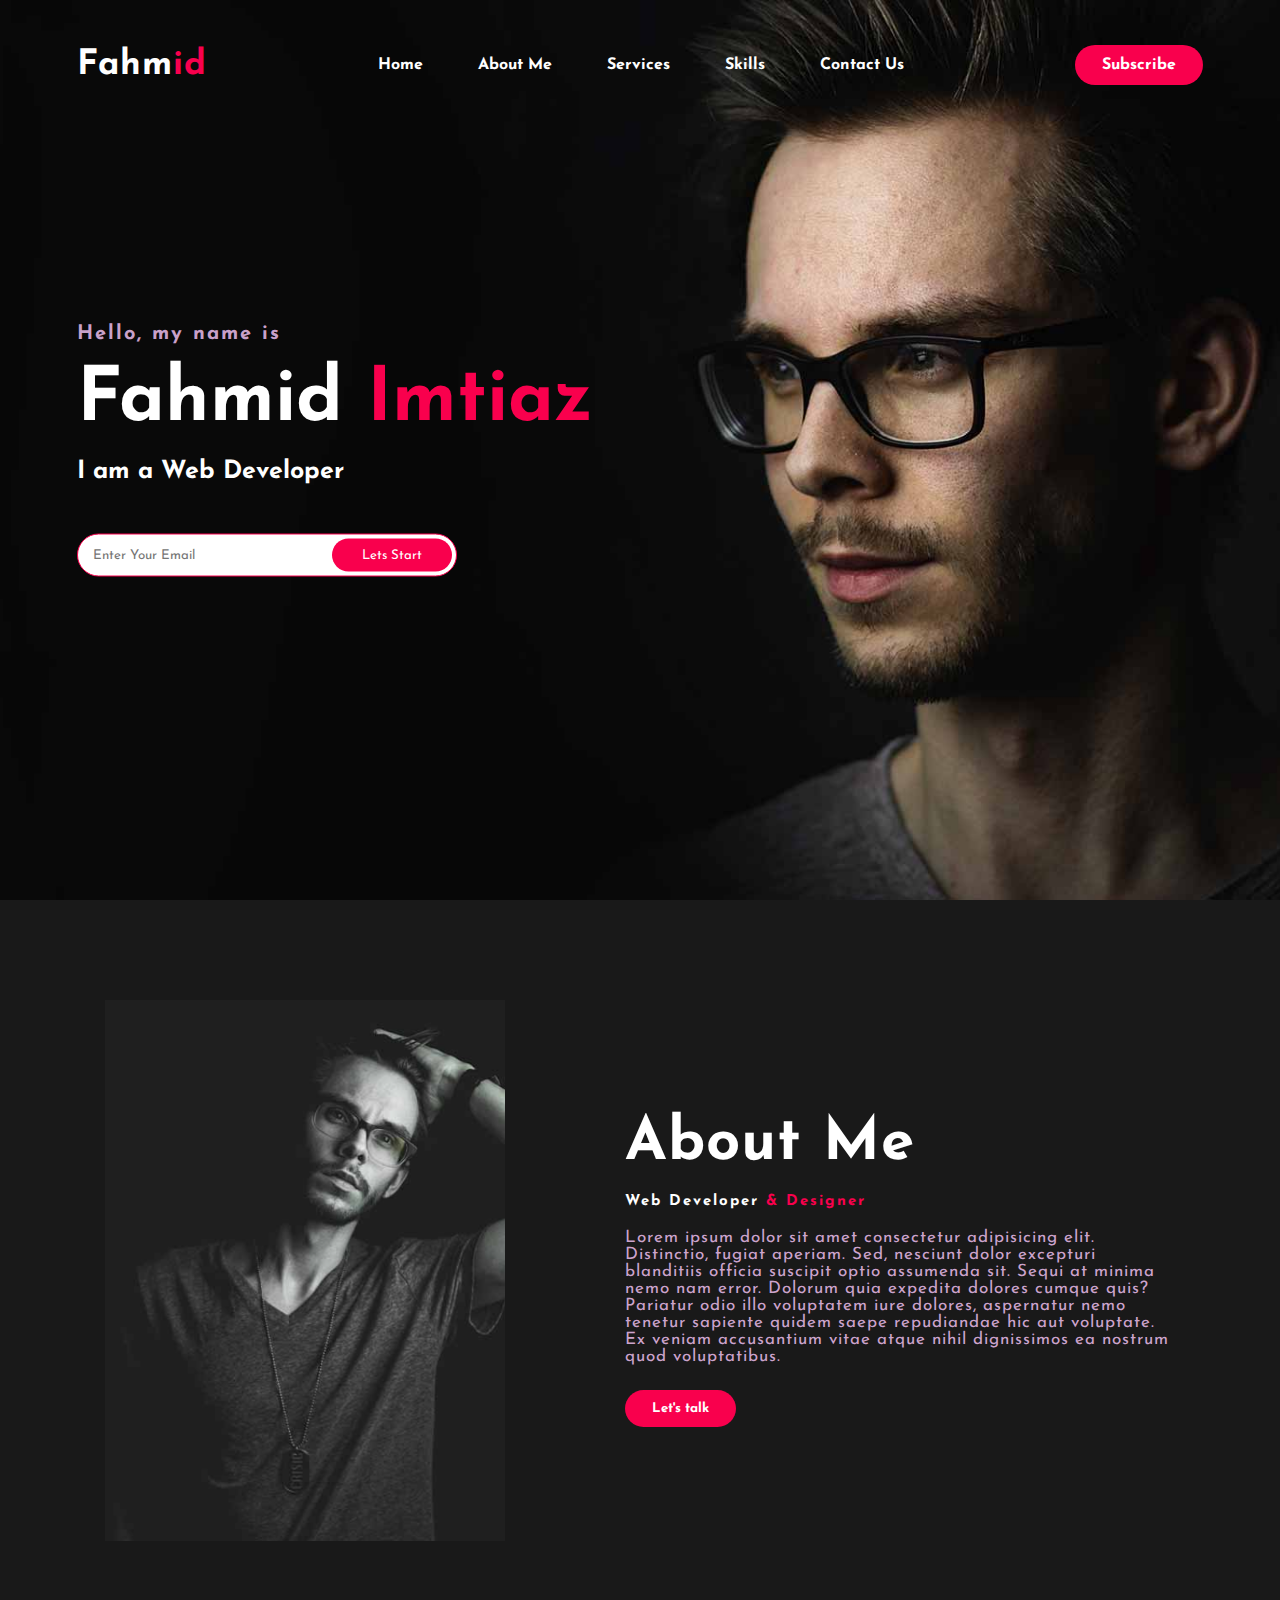
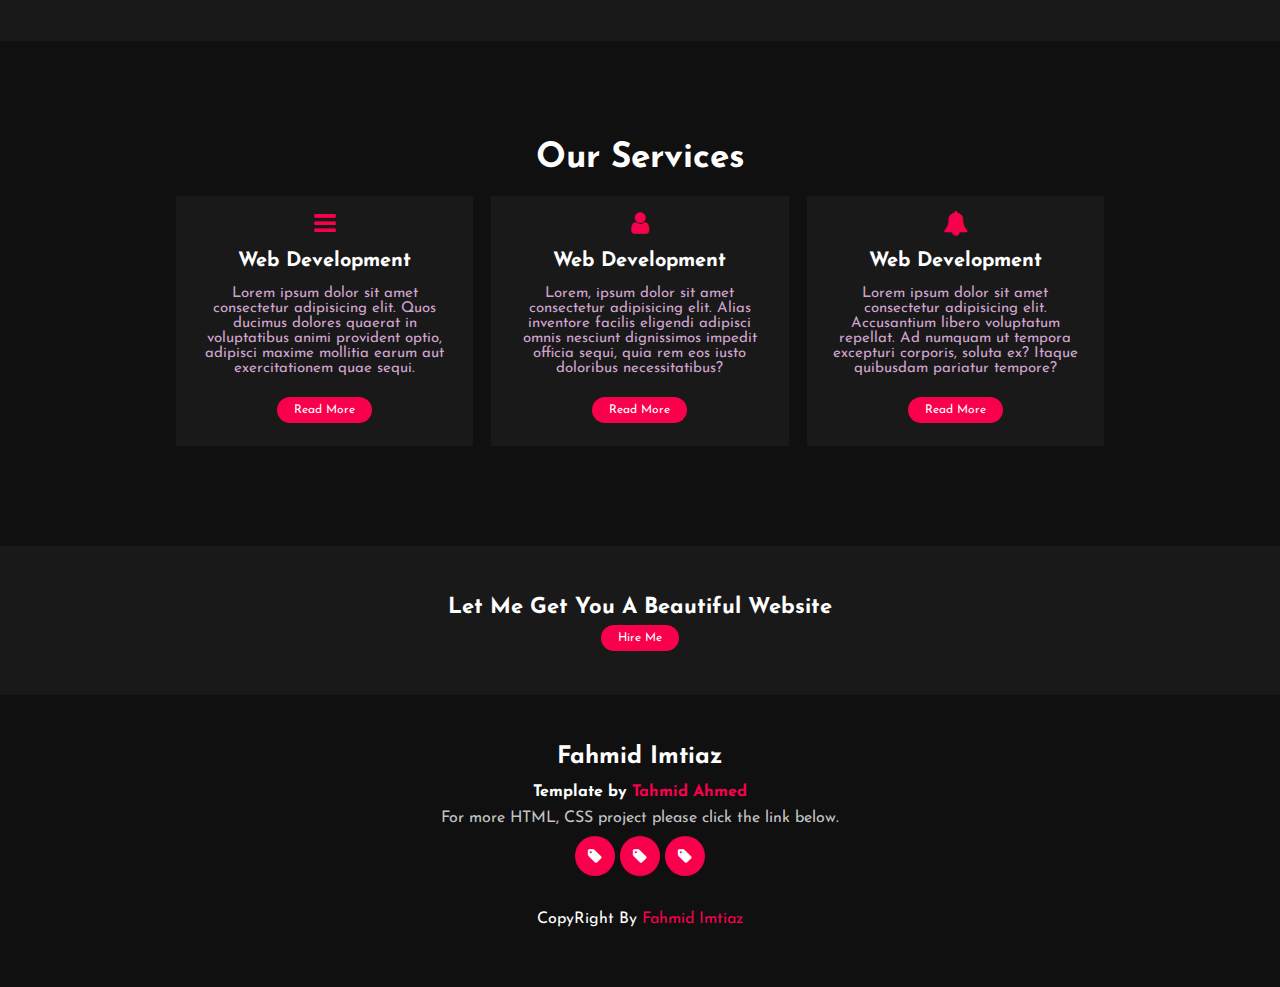
<file: index.html>
<!DOCTYPE html>
<html>
<head>
	<title>Portfolio website</title>
	<link rel="stylesheet" type="text/css" href="css/style.css">

	<link rel="stylesheet" href="https://cdnjs.cloudflare.com/ajax/libs/font-awesome/4.7.0/css/font-awesome.min.css">
    <link href="https://fonts.googleapis.com/css2?family=Josefin+Sans:ital,wght@0,100;0,200;0,300;0,400;0,500;0,600;0,700;1,100;1,200;1,300;1,400;1,500;1,600;1,700&display=swap" rel="stylesheet">

    <link rel="stylesheet" href="https://cdnjs.cloudflare.com/ajax/libs/font-awesome/5.15.3/css/all.min.css" integrity="sha512-iBBXm8fW90+nuLcSKlbmrPcLa0OT92xO1BIsZ+ywDWZCvqsWgccV3gFoRBv0z+8dLJgyAHIhR35VZc2oM/gI1w==" crossorigin="anonymous" referrerpolicy="no-referrer" />

</head>
<body>
	<!----Head Section start---->

	<div class="head">
		<nav>
			<h2 class="logo">Fahm<span>id</span></h2>
			<ul>
				<li><a href="index.html">Home</a></li>
				<li><a href="about.html">About Me</a></li>
				<li><a href="#">Services</a></li>
				<li><a href="#">Skills</a></li>
				<li><a href="#">Contact Us</a></li>
			</ul>
			<a href="#" class="btn">Subscribe</a>
		</nav>

		<div class="content">
			<h4>Hello, my name is</h4>
			<h1>Fahmid <span>Imtiaz</span></h1>
			<h3>I am a Web Developer</h3>
			<div class="newslatter">
				<form>
					<input type="email" name="email" id="mail" placeholder="Enter Your Email">
					<input type="submit" name="submit" value="Lets Start">
				</form>
			</div>
		</div>
	</div>
	<!----Head Section End---->

	<!----About Section start---->
	<section class="about" style="background-color: #191919;">
		<div class="main_abt">
			<img src="images/main-img.png" alt="">
		
			<div class="abt_txt">
				<h2>About Me</h2>
				<h3>Web Developer <span>& Designer</span></h3>
				<p>Lorem ipsum dolor sit amet consectetur adipisicing elit. Distinctio, fugiat aperiam. Sed, nesciunt dolor excepturi blanditiis officia suscipit optio assumenda sit. Sequi at minima nemo nam error. Dolorum quia expedita dolores cumque quis? Pariatur odio illo voluptatem iure dolores, aspernatur nemo tenetur sapiente quidem saepe repudiandae hic aut voluptate. Ex veniam accusantium vitae atque nihil dignissimos ea nostrum quod voluptatibus.</p>
				<input type="submit" class="abt_btn" value="Let's talk">
			</div>
		</div>
	</section>

	<!----About Section End---->

	<!----Services Section start---->

	<section class="service">
		<h2>Our Services</h2>
		<div class="card_list">
			<div class="card">
				<i class="fa fa-reorder"></i>
				<h3>Web Development</h3>
				<p>Lorem ipsum dolor sit amet consectetur adipisicing elit. Quos ducimus dolores quaerat in voluptatibus animi provident optio, adipisci maxime mollitia earum aut exercitationem quae sequi.</p>
				<a href="#" class="service_btn">Read More</a>
			</div>
			<div class="card">
				<i class="	fa fa-user"></i>
				<h3>Web Development</h3>
				<p>Lorem, ipsum dolor sit amet consectetur adipisicing elit. Alias inventore facilis eligendi adipisci omnis nesciunt dignissimos impedit officia sequi, quia rem eos iusto doloribus necessitatibus?</p>
				<a href="#" class="service_btn">Read More</a>
			</div>
			<div class="card">
				<i class="fa fa-bell"></i>
				<h3>Web Development</h3>
				<p>Lorem ipsum dolor sit amet consectetur adipisicing elit. Accusantium libero voluptatum repellat. Ad numquam ut tempora excepturi corporis, soluta ex? Itaque quibusdam pariatur tempore?</p>
				<a href="#" class="service_btn">Read More</a>
			</div>
		</div>
	</section>


	<!----Services Section End---->


	<!----Hire Section Start---->
	<section class="hire">
		<div class="hire_me">
			<h3>Let Me Get You A Beautiful Website</h3>
			<a href="#" class="hire_btn">Hire Me</a>
		</div>
	</section>


	<!----Hire Section End---->

	<!----Footer Section Start---->
	<section>
		<div class="footer">
			<h2>Fahmid Imtiaz</h2>
			<h4>Template by <strong>Tahmid Ahmed</strong></h4>
			<p>For more HTML, CSS project please click the link below.</p>
			<a href="#"><i class="fa fa-tag"></i></a>
			<a href="#"><i class="fa fa-tag"></i></a>
			<a href="#"><i class="fa fa-tag"></i></a>
			<div class="copy_right">
				<p >CopyRight By <span>Fahmid Imtiaz</span></p>
			</div>
		</div>
	</section>


	<!----Footer Section End---->

</body>
</html>
</file>
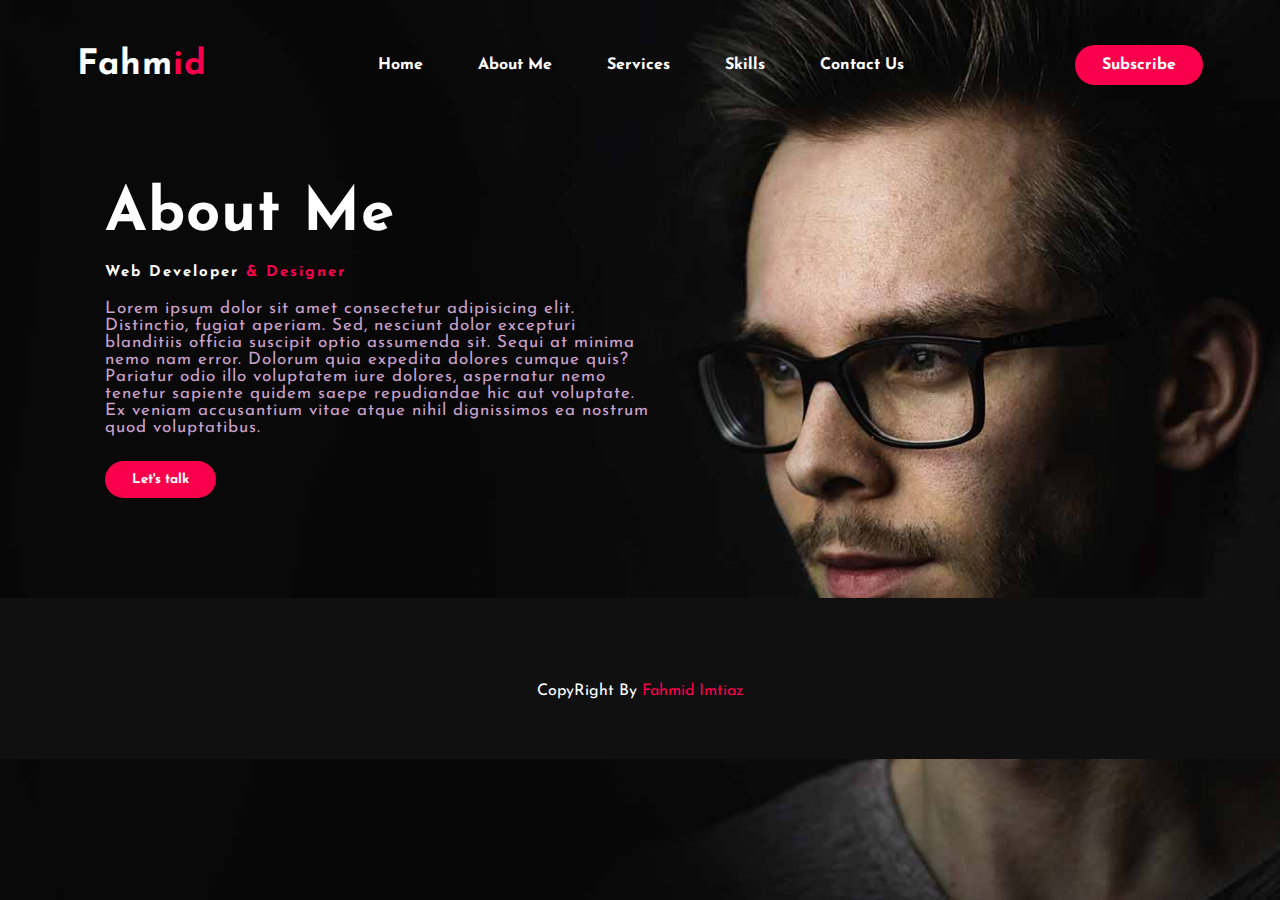
<file: about.html>
<!DOCTYPE html>
<html>
<head>
	<title>Portfolio website</title>
	<link rel="stylesheet" type="text/css" href="css/style.css">

	<link rel="stylesheet" href="https://cdnjs.cloudflare.com/ajax/libs/font-awesome/4.7.0/css/font-awesome.min.css">
    <link href="https://fonts.googleapis.com/css2?family=Josefin+Sans:ital,wght@0,100;0,200;0,300;0,400;0,500;0,600;0,700;1,100;1,200;1,300;1,400;1,500;1,600;1,700&display=swap" rel="stylesheet">

    <link rel="stylesheet" href="https://cdnjs.cloudflare.com/ajax/libs/font-awesome/5.15.3/css/all.min.css" integrity="sha512-iBBXm8fW90+nuLcSKlbmrPcLa0OT92xO1BIsZ+ywDWZCvqsWgccV3gFoRBv0z+8dLJgyAHIhR35VZc2oM/gI1w==" crossorigin="anonymous" referrerpolicy="no-referrer" />

</head>
<body>
	<!----Head Section start---->

	<div class="head">
		<nav>
			<h2 class="logo">Fahm<span>id</span></h2>
			<ul>
				<li><a href="index.html">Home</a></li>
				<li><a href="#">About Me</a></li>
				<li><a href="#">Services</a></li>
				<li><a href="#">Skills</a></li>
				<li><a href="#">Contact Us</a></li>
			</ul>
			<a href="#" class="btn">Subscribe</a>
		</nav>

        <section class="about">
            <div class="main_abt">
            
                <div class="abt_txt">
                    <h2>About Me</h2>
                    <h3>Web Developer <span>& Designer</span></h3>
                    <p>Lorem ipsum dolor sit amet consectetur adipisicing elit. Distinctio, fugiat aperiam. Sed, nesciunt dolor excepturi blanditiis officia suscipit optio assumenda sit. Sequi at minima nemo nam error. Dolorum quia expedita dolores cumque quis? Pariatur odio illo voluptatem iure dolores, aspernatur nemo tenetur sapiente quidem saepe repudiandae hic aut voluptate. Ex veniam accusantium vitae atque nihil dignissimos ea nostrum quod voluptatibus.</p>
                    <input type="submit" class="abt_btn" value="Let's talk">
                </div>
            </div>
        </section>

        <section>
            <div class="footer">
                
                <div class="copy_right">
                    <p >CopyRight By <span>Fahmid Imtiaz</span></p>
                </div>
            </div>
        </section>
	</div>
</file>
<file: css/style.css>
*{
	padding: 0;
	margin: 0;
	font-family: 'Josefin Sans', sans-serif;
	box-sizing: border-box;
}
.head{
	height: 100vh;
	width: 100%;
	background-image: url(../images/background.jpg);
	background-size: cover;
	background-position: center;
}
nav{
	display: flex;
	align-items: center;
	justify-content: space-between;
	padding-top: 45px;
	padding-left: 6%;
	padding-right: 6%;
}
.logo{
	color: #fff;
	font-size: 35px;
	letter-spacing: 1px;
	cursor: pointer;
}
span{
	color: #f9004d;
}
nav ul li{
	list-style-type: none;
	display: inline-block;
	padding: 10px  25px;
}
nav ul li a{
	color: #fff;
	text-decoration: none;
	font-weight: bold;
	text-transform: capitalize;
}
nav ul li a:hover{
	color: #f9004d;
	transition: .4s;
}
.btn{
	background-color:#f9004d;
	color: #fff;
	text-decoration: none;
	border: 2px solid transparent;
	font-weight: bold;
	padding: 10px 25px;
	border-radius: 30px;
	transition: transform .4s; 
}
.btn:hover{
	background-color:#fff;
	color: #f9004d;
	transform: scale(1.1);
}
.content{
	position: absolute;
	top: 50%;
	left:6%;
	transform: translateY(-50%);
}
.content h1{
	color: white;
	margin: 20px 0px 20px;
	font-size: 75px;
}
.content h3{
	color: white;
	font-size: 25px;
	margin-bottom: 50px;
}
.content h4{
	color: #fcfc;
	letter-spacing: 2px;
	font-size: 20px;
}
.newslatter form{
	width: 380px;
	max-width: 100%;
	position: relative;
}
.newslatter form input:first-child{
	display: inline-block;
	width: 100%;
	padding: 14px 13px 14px 15px;
	border: 1px solid #f9004d;
	outline: none;
	border-radius: 30px;
}
.newslatter form input:last-child{
	position: absolute;
	display: inline-block;
	outline: none;
	border: none;
	padding: 10px 30px;
	border-radius: 30px;
	background-color:#f9004d;
	color: white;
	top: 5px;
	right: 5px; 
}

.about{
	width: 100%;
	padding: 100px 6%;
	
}
.about img{
	height: auto;
	width: 400px;
}
.abt_txt{
	width: 550px;
}
.main_abt{
	width: 1100px;
	max-width: 95%;
	margin: 0 auto;
	display: flex;
	align-items: center;
	justify-content: space-between;
}
.abt_txt h2{
	color: #fff;
	font-size: 60px;
	letter-spacing: 1px;
	/* padding: 50px 0; */
	margin-bottom: 20px;
}
.abt_txt h3{
	color: #fff;
	letter-spacing: 2px;
	font-size: 15px;
	margin-bottom: 20px;
}
.abt_txt p{
	color: #fcfc;
	letter-spacing: 1px;
	font-size: 17px;
	margin-bottom: 25px;
}
.abt_btn{
	background-color:#f9004d;
	color: #fff;
	border: 2px solid transparent;
	font-weight: bold;
	padding: 10px 25px;
	border-radius: 30px;
	cursor: pointer;
	transition: transform .4s; 
}
.abt_btn:hover{
	background-color:#fff;
	color: #f9004d;
	transform: scale(1.1);
}
.service{
	background-color: #101010;
	width: 100%;
	padding: 100px 6%;
	text-align: center;
}
.service h2{
	color: #fff;
	font-size: 35px;
	margin-bottom: 20px;
}
.card_list{
	display: flex;
	width: 100%;
	padding: 0px 8%;
}
.card {
    width: 33.33%;
    height: 250px;
    background-color: #191919;
    /* padding: 20px 65px 20px 65px; */
    margin: 0px 9px 0px 9px;
}

.card i {
    color: #f9004d;
    font-size: 25px;
    padding: 15px 0;
	cursor: pointer;
}

.card h3 {
    color: #fff;
    font-size: 20px;
    padding-bottom: 15px;
}
.card p {
    color: #fcfc;
    font-size: 15px;
    padding: 0px 25px 25px 25px;
}
.service_btn{
	background-color:#f9004d;
	color: #fff;
	text-decoration: none;
	font-size: 12px;
	border: 2px solid transparent;
	padding: 5px 15px;
	border-radius: 30px;
}

.hire{
	width: 100%;
	padding: 50px 6%;
	text-align: center;
	background-color: #191919;
}
.hire_me h3{
	color: #fff;
	font-size: 22px;
	padding-bottom: 10px;
}
.hire_btn{
	background-color:#f9004d;
	color: #fff;
	text-decoration: none;
	font-size: 12px;
	border: 2px solid transparent;
	padding: 5px 15px;
	border-radius: 30px;
	transition: transform .4s; 
}
.hire_btn:hover{
	background-color:#fff;
	color: #f9004d;
	transform: scale(1.2);
}

.footer{
	width: 100%;
	padding: 50px 6%;
	text-align: center;
	background-color: #101010;
}
.footer h2{
	color: #fff;
	padding-bottom: 15px;
}
.footer h4{
	color: #fff;
	padding-bottom: 10px;
}
.footer h4 strong{
	color: #f9004d;
	font-weight: bolder;
}
.footer p{
	color: rgba(255, 255, 255, 0.76);
	padding-bottom: 10px;
}
.footer a{
	text-align: center;
}
.footer a i {
    height: 40px;
    width: 40px;
    border-radius: 100%;
    background-color: #f9004d;
    color: #fff;
    text-align: center;
    justify-content: center;
    padding: 12px;
    padding: auto;
}
.copy_right p{
	color: #fff;
	padding-top: 35px;
}
</file>
